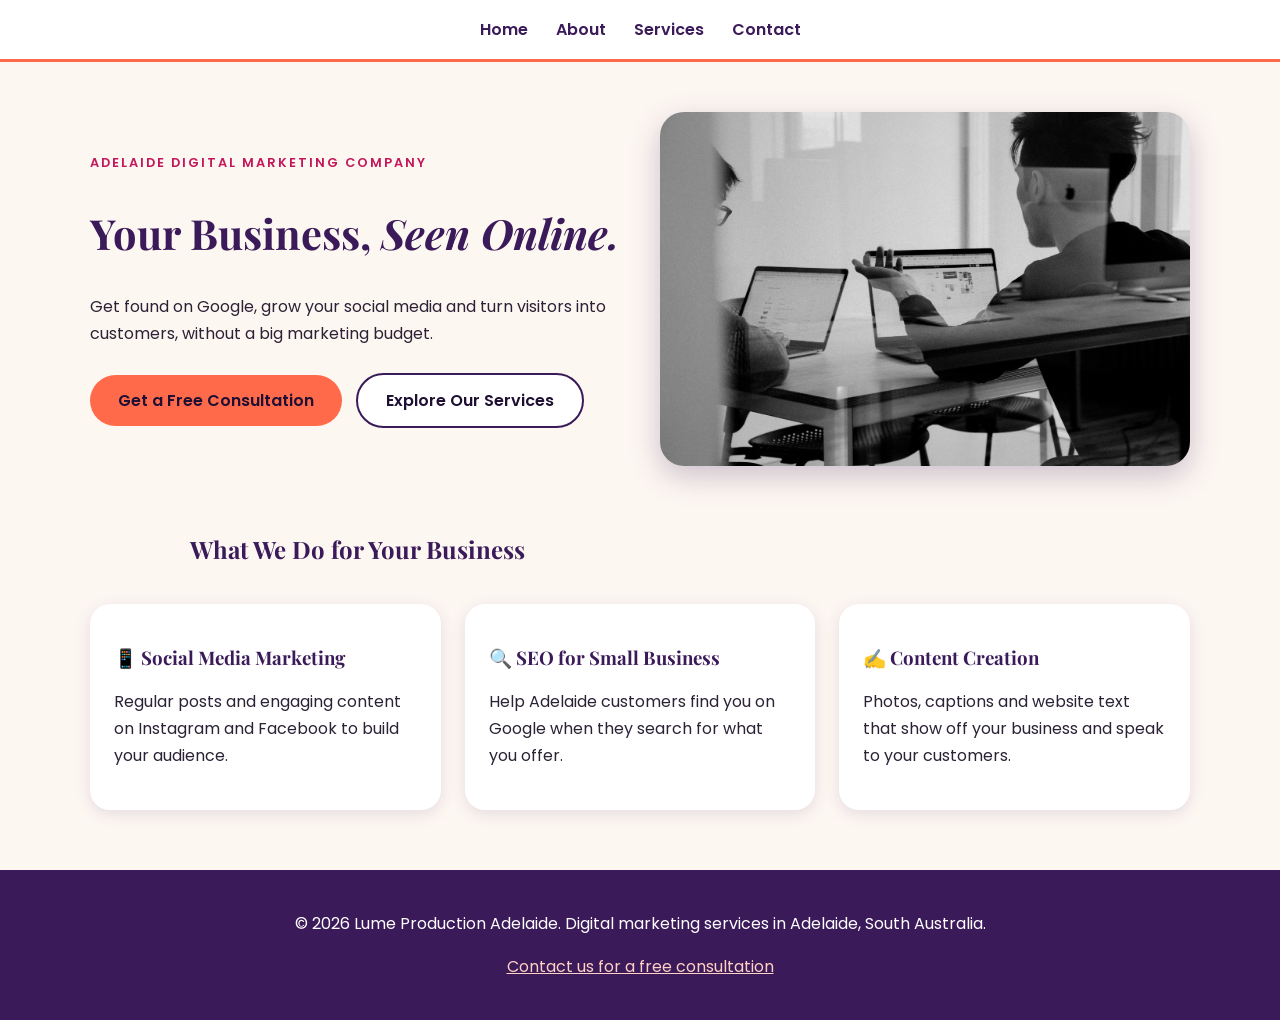
<file: index.html>
<!DOCTYPE html>
<html lang="en-AU">
<head>
  <script async src="https://www.googletagmanager.com/gtag/js?id=G-WPRTLMJM4X"></script>
  <script>
    window.dataLayer = window.dataLayer || [];
    function gtag(){dataLayer.push(arguments);}
    gtag('js', new Date());
    gtag('config', 'G-WPRTLMJM4X');
  </script>
  <meta charset="UTF-8">
  <meta name="viewport" content="width=device-width, initial-scale=1.0">
  <title>Digital Marketing Company Adelaide | Lume Production Adelaide</title>
  <meta name="description" content="Lume Production Adelaide helps Adelaide start-ups and small businesses get found online with affordable social media, SEO and content services.">
  <link rel="stylesheet" href="style.css">
</head>
<body>
  <nav>
    <a href="index.html">Home</a>
    <a href="about.html">About</a>
    <a href="services.html">Services</a>
    <a href="contact.html">Contact</a>
  </nav>

  <section class="hero">
    <div>
      <p class="eyebrow">Adelaide Digital Marketing Company</p>
      <h1>Your Business, <em>Seen Online.</em></h1>
      <p>Get found on Google, grow your social media and turn visitors into customers, without a big marketing budget.</p>
      <a class="button" href="contact.html">Get a Free Consultation</a>
      <a class="button button-outline" href="services.html">Explore Our Services</a>
    </div>
    <img src="banner.jpg" alt="A small business owner working on a laptop">
  </section>
  
  <h2>What We Do for Your Business</h2>
  <div class="cards">
    <div class="card">
      <h3>📱 Social Media Marketing</h3>
      <p>Regular posts and engaging content on Instagram and Facebook to build your audience.</p>
    </div>
    <div class="card">
      <h3>🔍 SEO for Small Business</h3>
      <p>Help Adelaide customers find you on Google when they search for what you offer.</p>
    </div>
    <div class="card">
      <h3>✍️ Content Creation</h3>
      <p>Photos, captions and website text that show off your business and speak to your customers.</p>
    </div>
  </div>
  
  <footer>
    <p>&copy; 2026 Lume Production Adelaide. Digital marketing services in Adelaide, South Australia.</p>
    <p><a href="contact.html">Contact us for a free consultation</a></p>
  </footer>
</body>
</html>
</file>
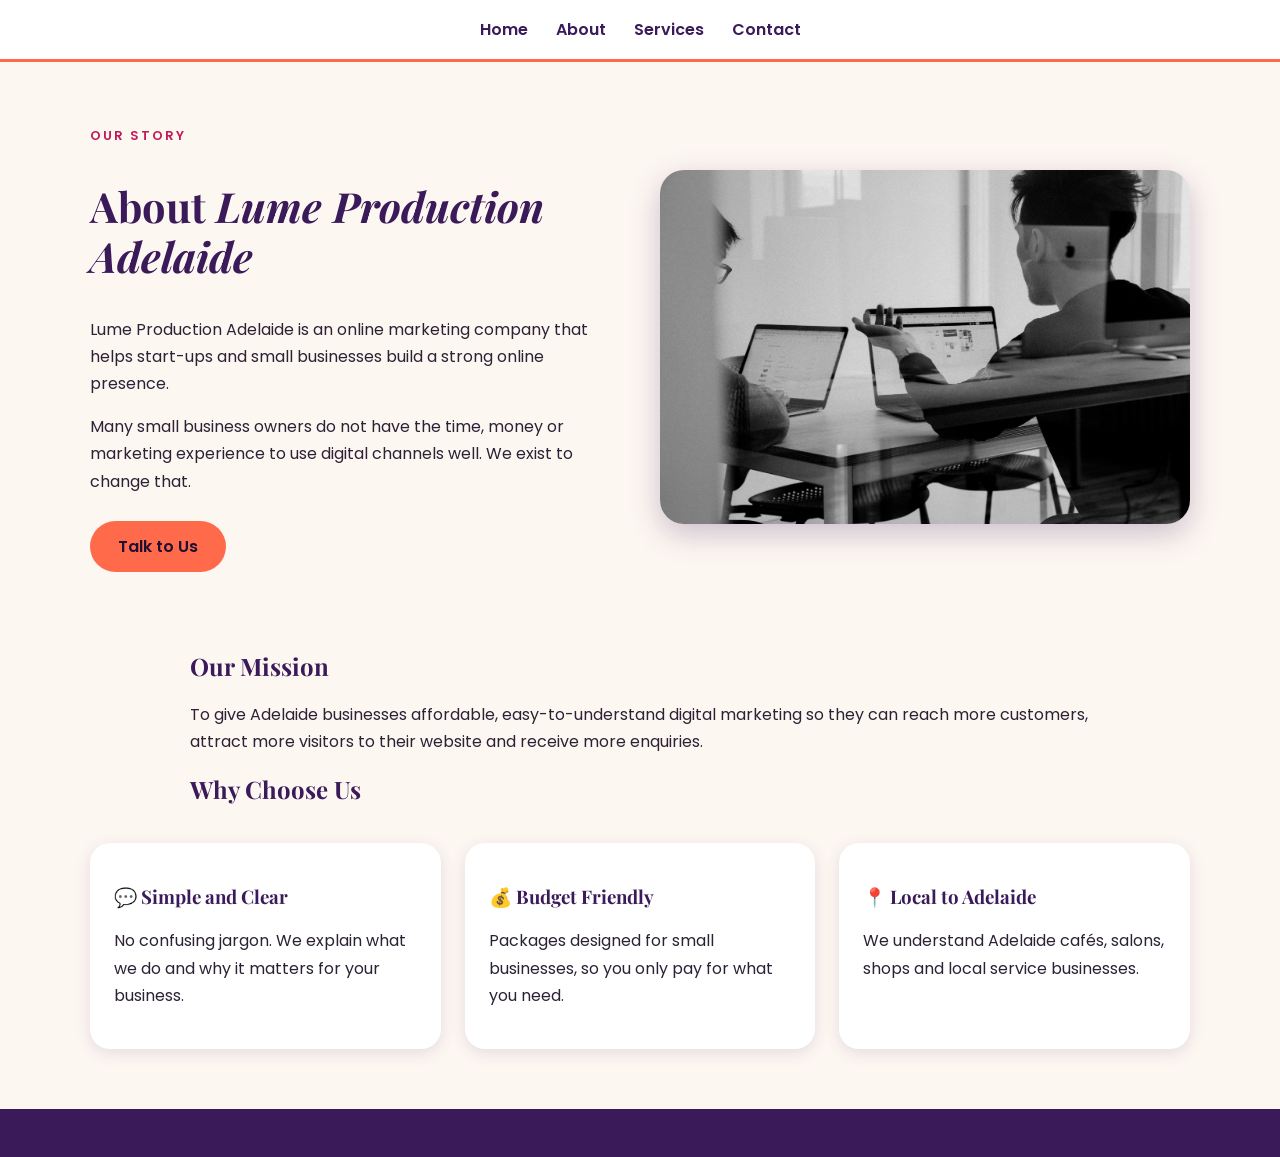
<file: about.html>
<!DOCTYPE html>
<html lang="en-AU">
<head>
  <script async src="https://www.googletagmanager.com/gtag/js?id=G-WPRTLMJM4X"></script>
  <script>
    window.dataLayer = window.dataLayer || [];
    function gtag(){dataLayer.push(arguments);}
    gtag('js', new Date());
    gtag('config', 'G-WPRTLMJM4X');
  </script>
  <meta charset="UTF-8">
  <meta name="viewport" content="width=device-width, initial-scale=1.0">
  <title>About Us | Lume Production Adelaide Digital Marketing</title>
  <meta name="description" content="Learn about Lume Production Adelaide, a digital marketing company helping local start-ups and small businesses build an online presence.">
  <link rel="stylesheet" href="style.css">
</head>
<body>
  <nav>
    <a href="index.html">Home</a>
    <a href="about.html">About</a>
    <a href="services.html">Services</a>
    <a href="contact.html">Contact</a>
  </nav>

  <section class="hero">
    <div>
      <p class="eyebrow">Our Story</p>
      <h1>About <em>Lume Production Adelaide</em></h1>
      <p>Lume Production Adelaide is an online marketing company that helps start-ups and small businesses build a strong online presence.</p>
      <p>Many small business owners do not have the time, money or marketing experience to use digital channels well. We exist to change that.</p>
      <a class="button" href="contact.html">Talk to Us</a>
    </div>
    <img src="banner.jpg" alt="A small business owner working on a laptop">
  </section>

  <h2>Our Mission</h2>
  <p>To give Adelaide businesses affordable, easy-to-understand digital marketing so they can reach more customers, attract more visitors to their website and receive more enquiries.</p>

  <h2>Why Choose Us</h2>
  <div class="cards">
    <div class="card">
      <h3>💬 Simple and Clear</h3>
      <p>No confusing jargon. We explain what we do and why it matters for your business.</p>
    </div>
    <div class="card">
      <h3>💰 Budget Friendly</h3>
      <p>Packages designed for small businesses, so you only pay for what you need.</p>
    </div>
    <div class="card">
      <h3>📍 Local to Adelaide</h3>
      <p>We understand Adelaide cafés, salons, shops and local service businesses.</p>
    </div>
  </div>

  <footer>
</file>
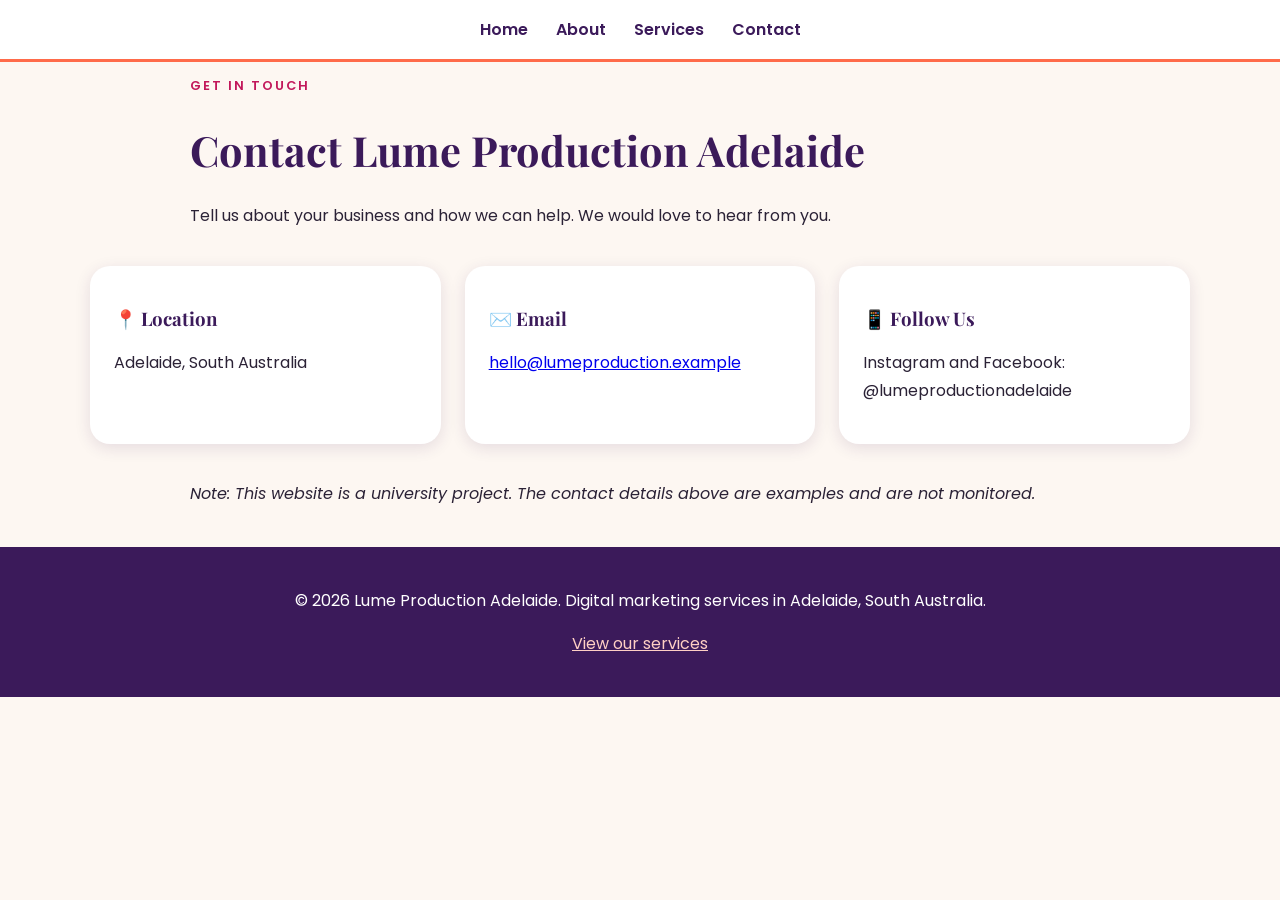
<file: contact.html>
<!DOCTYPE html>
<html lang="en-AU">
<head>
  <script async src="https://www.googletagmanager.com/gtag/js?id=G-WPRTLMJM4X"></script>
  <script>
    window.dataLayer = window.dataLayer || [];
    function gtag(){dataLayer.push(arguments);}
    gtag('js', new Date());
    gtag('config', 'G-WPRTLMJM4X');
  </script>
  <meta charset="UTF-8">
  <meta name="viewport" content="width=device-width, initial-scale=1.0">
  <title>Contact Us | Lume Production Adelaide Digital Marketing</title>
  <meta name="description" content="Contact Lume Production Adelaide to request a free consultation and find out how our digital marketing services can help your small business.">
  <link rel="stylesheet" href="style.css">
</head>
<body>
  <nav>
    <a href="index.html">Home</a>
    <a href="about.html">About</a>
    <a href="services.html">Services</a>
    <a href="contact.html">Contact</a>
  </nav>

  <p class="eyebrow">Get in Touch</p>
  <h1>Contact Lume Production Adelaide</h1>
  <p>Tell us about your business and how we can help. We would love to hear from you.</p>

  <div class="cards">
    <div class="card">
      <h3>📍 Location</h3>
      <p>Adelaide, South Australia</p>
    </div>
    <div class="card">
      <h3>✉️ Email</h3>
      <p><a href="mailto:hello@lumeproduction.example">hello@lumeproduction.example</a></p>
    </div>
    <div class="card">
      <h3>📱 Follow Us</h3>
      <p>Instagram and Facebook: @lumeproductionadelaide</p>
    </div>
  </div>

  <p><em>Note: This website is a university project. The contact details above are examples and are not monitored.</em></p>

  <footer>
    <p>&copy; 2026 Lume Production Adelaide. Digital marketing services in Adelaide, South Australia.</p>
    <p><a href="services.html">View our services</a></p>
  </footer>
</body>
</file>
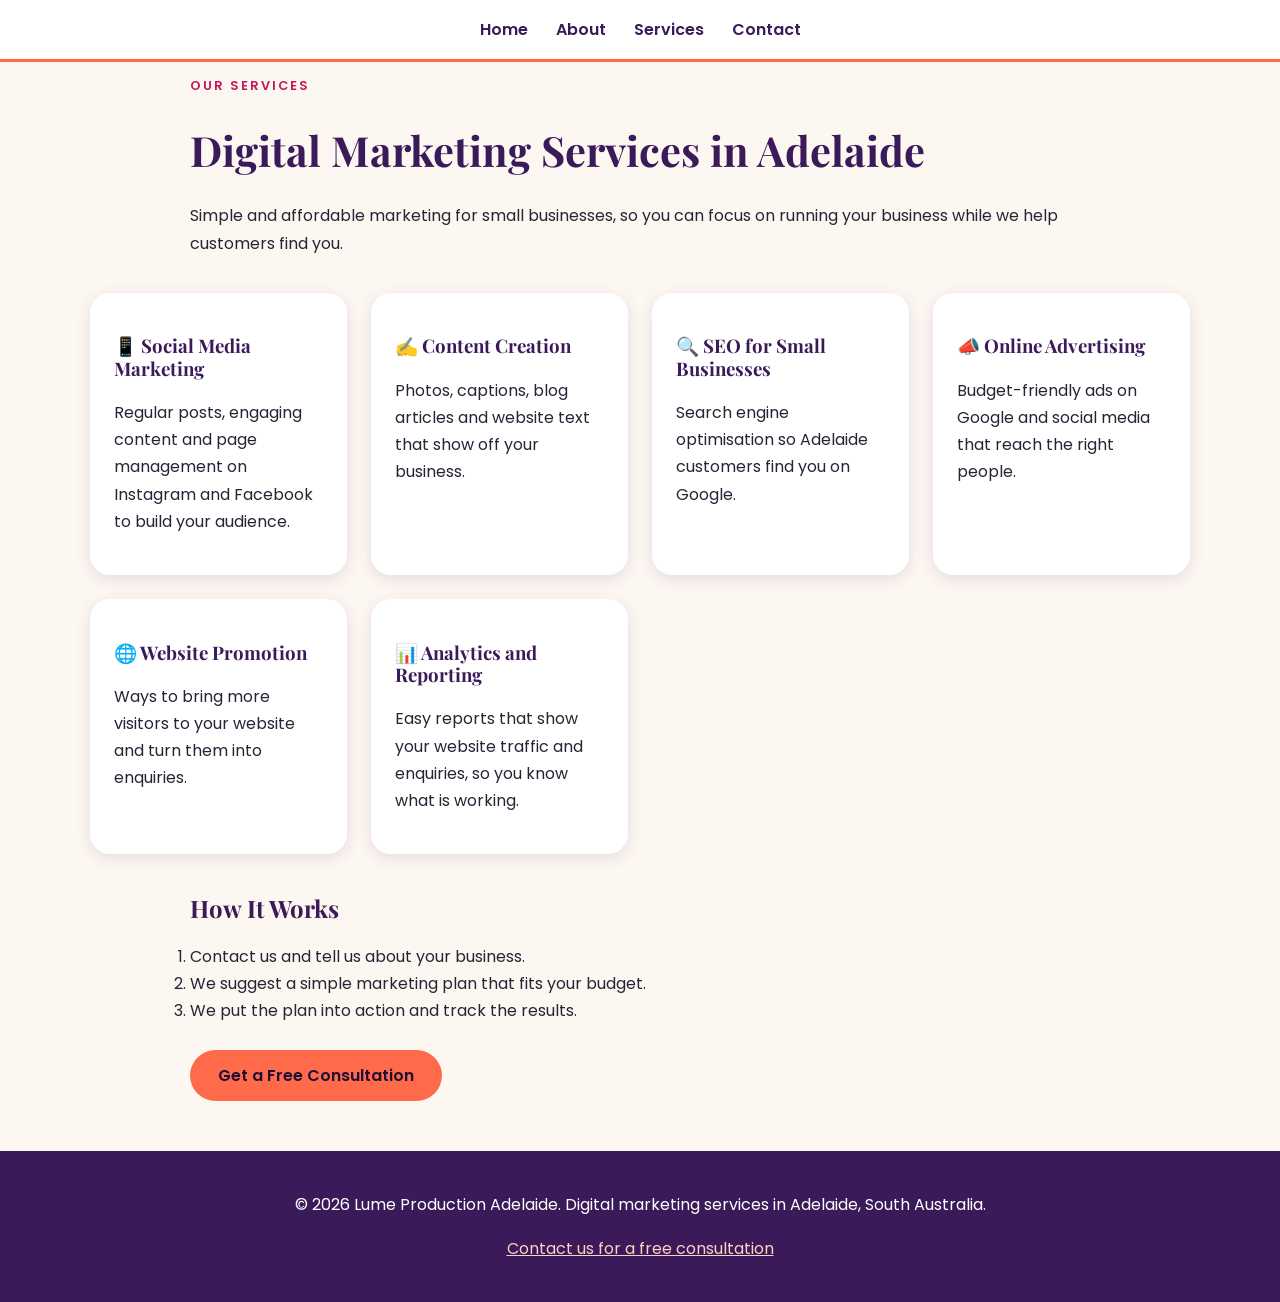
<file: services.html>
<!DOCTYPE html>
<html lang="en-AU">
<head>
  <script async src="https://www.googletagmanager.com/gtag/js?id=G-WPRTLMJM4X"></script>
  <script>
    window.dataLayer = window.dataLayer || [];
    function gtag(){dataLayer.push(arguments);}
    gtag('js', new Date());
    gtag('config', 'G-WPRTLMJM4X');
  </script>
  <meta charset="UTF-8">
  <meta name="viewport" content="width=device-width, initial-scale=1.0">
  <title>Digital Marketing Services Adelaide | Lume Production Adelaide</title>
  <meta name="description" content="Affordable digital marketing services in Adelaide: social media marketing, content creation, SEO for small businesses and website promotion.">
  <link rel="stylesheet" href="style.css">
</head>
<body>
  <nav>
    <a href="index.html">Home</a>
    <a href="about.html">About</a>
    <a href="services.html">Services</a>
    <a href="contact.html">Contact</a>
  </nav>

  <p class="eyebrow">Our Services</p>
  <h1>Digital Marketing Services in Adelaide</h1>
  <p>Simple and affordable marketing for small businesses, so you can focus on running your business while we help customers find you.</p>

  <div class="cards">
    <div class="card">
      <h3>📱 Social Media Marketing</h3>
      <p>Regular posts, engaging content and page management on Instagram and Facebook to build your audience.</p>
    </div>
    <div class="card">
      <h3>✍️ Content Creation</h3>
      <p>Photos, captions, blog articles and website text that show off your business.</p>
    </div>
    <div class="card">
      <h3>🔍 SEO for Small Businesses</h3>
      <p>Search engine optimisation so Adelaide customers find you on Google.</p>
    </div>
    <div class="card">
      <h3>📣 Online Advertising</h3>
      <p>Budget-friendly ads on Google and social media that reach the right people.</p>
    </div>
    <div class="card">
      <h3>🌐 Website Promotion</h3>
      <p>Ways to bring more visitors to your website and turn them into enquiries.</p>
    </div>
    <div class="card">
      <h3>📊 Analytics and Reporting</h3>
      <p>Easy reports that show your website traffic and enquiries, so you know what is working.</p>
    </div>
  </div>

  <h2>How It Works</h2>
  <ol>
    <li>Contact us and tell us about your business.</li>
    <li>We suggest a simple marketing plan that fits your budget.</li>
    <li>We put the plan into action and track the results.</li>
  </ol>

  <p><a class="button" href="contact.html">Get a Free Consultation</a></p>

  <footer>
    <p>&copy; 2026 Lume Production Adelaide. Digital marketing services in Adelaide, South Australia.</p>
    <p><a href="contact.html">Contact us for a free consultation</a></p>
  </footer>
</body>
</html>
</file>
<file: style.css>
@import url('https://fonts.googleapis.com/css2?family=Playfair+Display:wght@600;700&family=Poppins:wght@400;600&display=swap');

body {
  font-family: 'Poppins', Arial, sans-serif;
  line-height: 1.7;
  color: #2b2236;
  margin: 0;
  background-color: #fdf7f2;
}

h1, h2, h3 {
  font-family: 'Playfair Display', Georgia, serif;
  color: #3b1a5a;
  line-height: 1.2;
}

h1 { font-size: 2.6rem; }

/* Menu bar */
nav {
  background-color: #ffffff;
  padding: 16px 24px;
  border-bottom: 3px solid #ff6b4a;
  text-align: center;
}

nav a {
  color: #3b1a5a;
  text-decoration: none;
  font-weight: 600;
  margin: 0 12px;
}

nav a:hover {
  color: #ff6b4a;
}

/* Keeps text tidy on pages without a banner */
body > h1, body > h2, body > h3, body > p, body > ol, body > ul {
  max-width: 900px;
  margin-left: auto;
  margin-right: auto;
  padding: 0 20px;
}

/* Small label above a heading */
.eyebrow {
  color: #c2185b;
  font-weight: 600;
  letter-spacing: 2px;
  text-transform: uppercase;
  font-size: 0.8rem;
}

/* Split banner: text on the left, photo on the right */
.hero {
  display: grid;
  grid-template-columns: 1fr 1fr;
  gap: 40px;
  align-items: center;
  max-width: 1100px;
  margin: 0 auto;
  padding: 50px 20px;
}

.hero img {
  width: 100%;
  border-radius: 24px;
  box-shadow: 0 10px 30px rgba(59, 26, 90, 0.25);
}

img {
  max-width: 100%;
  height: auto;
}

/* Buttons */
.button {
  display: inline-block;
  background-color: #ff6b4a;
  color: #1f1033;
  font-weight: 600;
  text-decoration: none;
  padding: 12px 28px;
  border-radius: 50px;
  margin: 10px 10px 10px 0;
}

.button:hover {
  background-color: #ff9275;
}

.button-outline {
  background-color: #ffffff;
  border: 2px solid #3b1a5a;
}

/* Cards */
.cards {
  display: grid;
  grid-template-columns: repeat(auto-fit, minmax(250px, 1fr));
  gap: 24px;
  max-width: 1100px;
  margin: 0 auto;
  padding: 20px;
}

.card {
  background-color: #ffffff;
  border-radius: 20px;
  padding: 24px;
  box-shadow: 0 4px 16px rgba(59, 26, 90, 0.12);
}

.card img {
  border-radius: 14px;
  margin-bottom: 12px;
}

/* Footer */
footer {
  background-color: #3b1a5a;
  color: #ffffff;
  text-align: center;
  padding: 24px;
  margin-top: 40px;
}

footer a {
  color: #ffd0c4;
}

/* Phone screens */
@media (max-width: 760px) {
  .hero {
    grid-template-columns: 1fr;
  }
  h1 { font-size: 2rem; }
}
</file>
